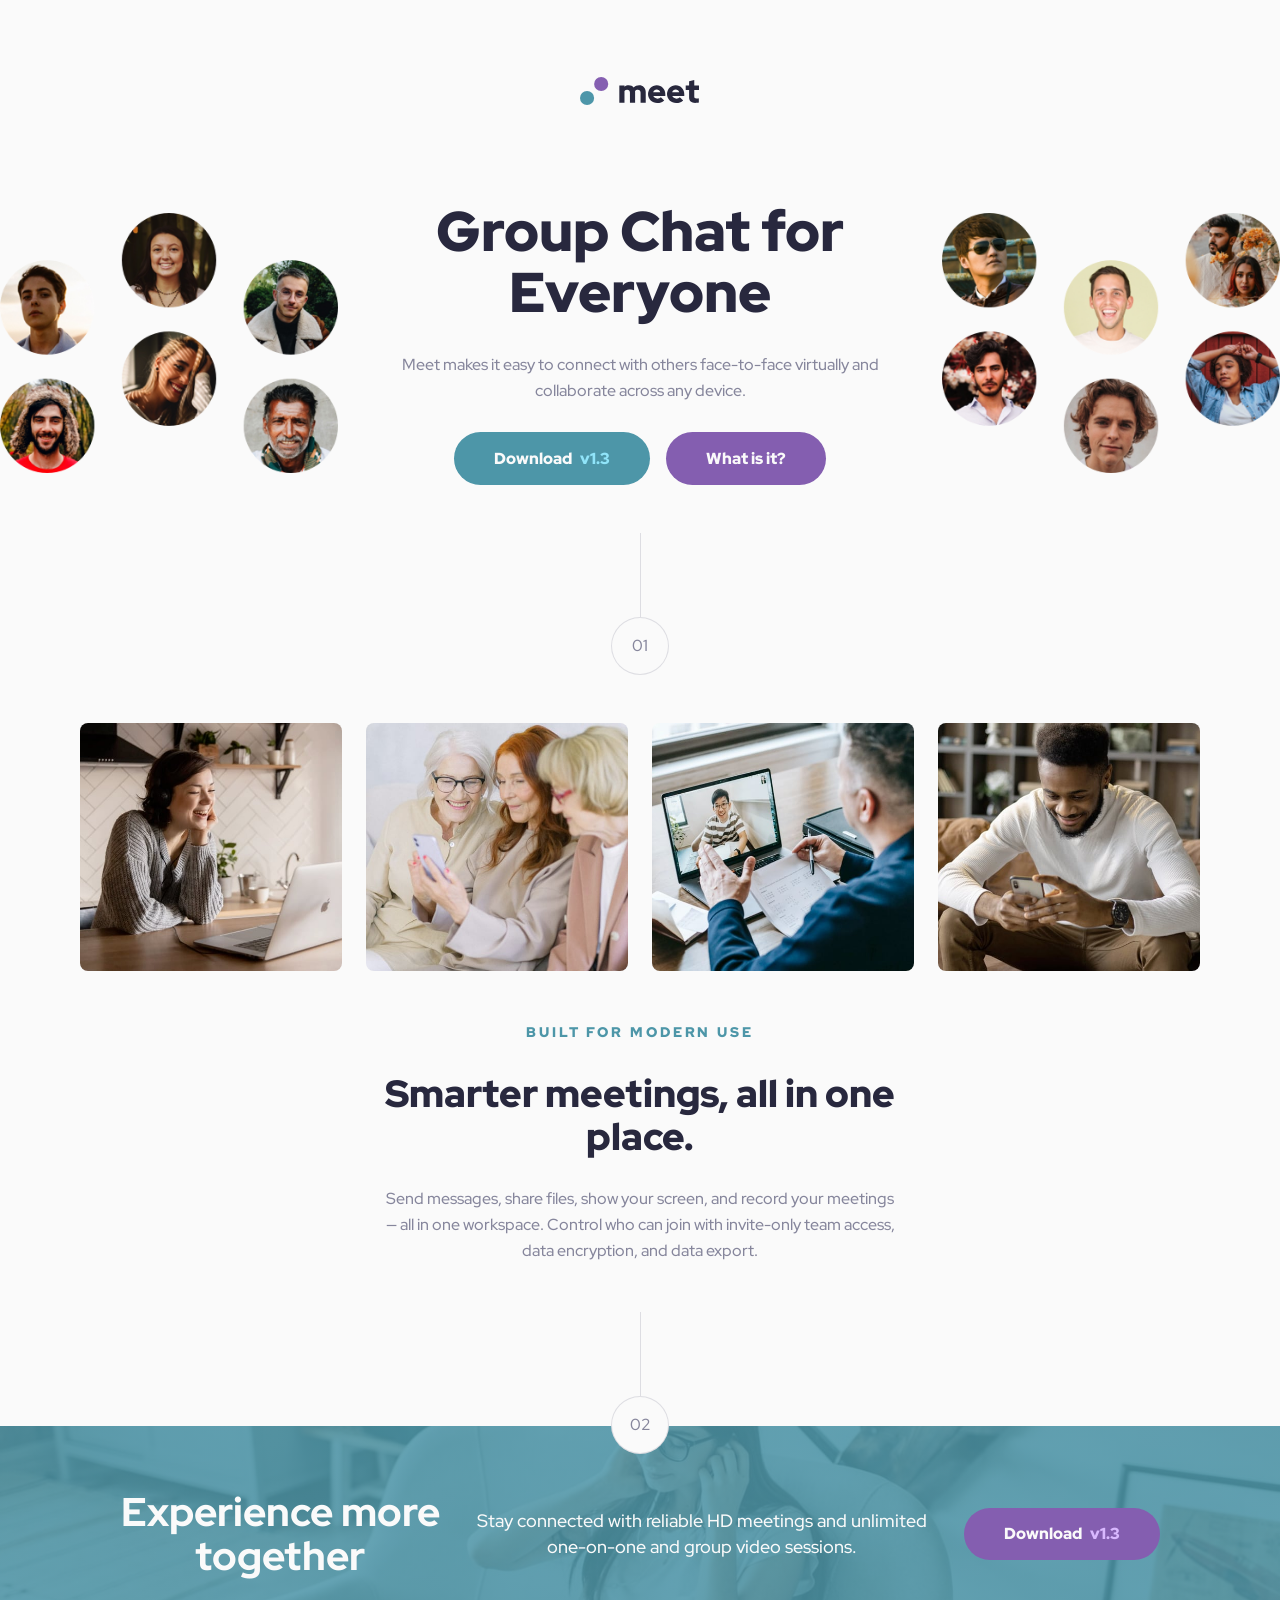
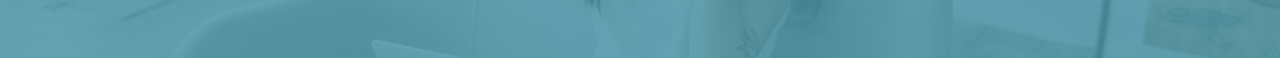
<file: index.html>
<!DOCTYPE html>
<html lang="en">
<head>
  <meta charset="UTF-8">
  <meta name="viewport" content="width=device-width, initial-scale=1.0">
  <link rel="icon" type="image/png" sizes="32x32" href="./starter-code/assets/favicon-32x32.png">
  <link rel="stylesheet" href="./starter-code/CSS/styles.css">
    
  <title>Frontend Mentor | Meet landing page</title>
</head>
<body>
  <header class="site-header">
    <a class="logo" href="#">
      <img class="logo-image" src="./starter-code/assets/logo.svg" alt="Meet">
    </a>
  </header>

  <main>
    <section class="hero">
      <div class="hero-art">
        <img src="./starter-code/assets/tablet/image-hero.png" alt="group of avatar photos"/>
      </div>
      <div class="hero-content">
        <h1>Group Chat for Everyone</h1>
        <p>Meet makes it easy to connect with others face-to-face virtually and collaborate across any device.</p>
      </div>
      <div class="hero-btns">
        <a class="btn btn--primary" href="#">Download <span class="btn--accent">v1.3</span></a>
        <a class="btn btn--secondary" href="#">What is it?</a>
      </div>
    </section>

    <section class="hero-desktop">
      <div class="hero-side hero-side--left">
        <img src="./starter-code/assets/desktop/image-hero-left.png" alt="" aria-hidden="true">
      </div>

      <div class="hero-content">
        <h1>Group Chat for Everyone</h1>
        <p>Meet makes it easy to connect with others face-to-face virtually and collaborate across any device.</p>
        <div class="hero-actions">
          <a href="#" class="btn btn--primary">Download <span class="btn--accent">v1.3</span></a>
          <a href="#" class="btn btn--secondary">What is it?</a>
        </div>
      </div>

      <div class="hero-side hero-side-right">
        <img src="./starter-code/assets/desktop/image-hero-right.png" alt="" aria-hidden="true">
      </div>

    </section>

      <div class="section-marker">
        <span class="section-marker-circle">01</span>
      </div>

    <section class="features">
      <div class="features-gallery">
        <img src="./starter-code/assets/desktop/image-woman-in-videocall.jpg" alt="woman in videocall">
        <img src="./starter-code/assets/desktop/image-women-videochatting.jpg" alt="women videochatting">
        <img src="./starter-code/assets/desktop/image-men-in-meeting.jpg" alt="men in meeting">
        <img src="./starter-code/assets/desktop/image-man-texting.jpg" alt="man texting">
      </div>

      <div class="features-content">
        <p class="eyebrow">BUILT FOR MODERN USE</p>
        <h2>Smarter meetings, all in one place.</h2>
        <p>Send messages, share files, show your screen, and record your meetings — all in one 
  workspace. Control who can join with invite-only team access, data encryption, and data export.</p>
      </div>

      <div class="section-marker">
        <span class="section-marker-circle">02</span>
      </div>
    </section>
  </main>
    <footer class="cta">
      <div class="cta-inner">
        <h2>Experience more together</h2>
        <p>Stay connected with reliable HD meetings and unlimited one-on-one and group video sessions.</p>
        <a class="btn btn--secondary" href="#">Download <span class="btn--accent2"> v1.3</span></a>
      </div>
    </footer>

</body>
</html>
</file>
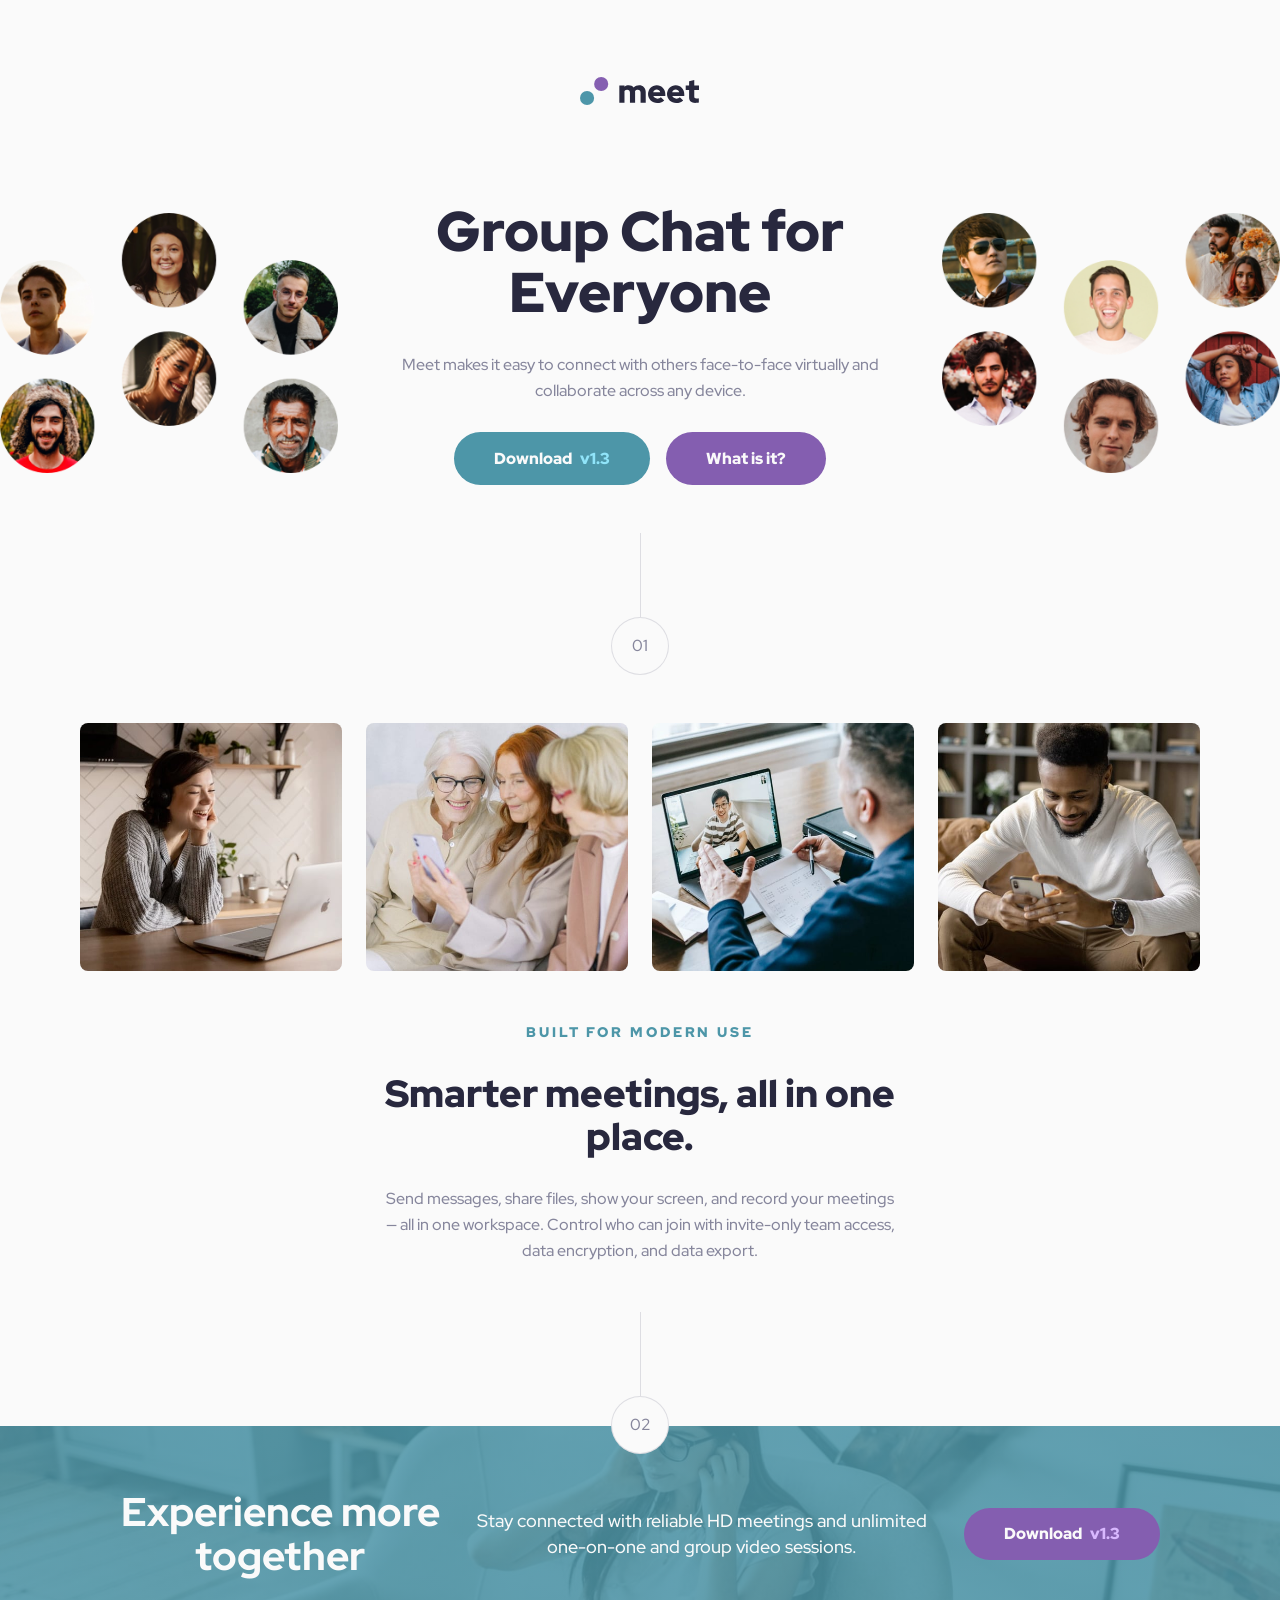
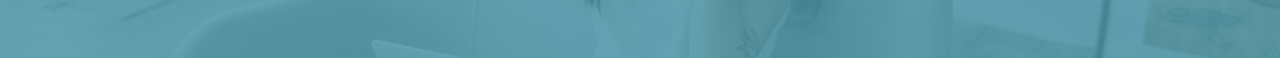
<file: starter-code/index.html>
<!DOCTYPE html>
<html lang="en">
<head>
  <meta charset="UTF-8">
  <meta name="viewport" content="width=device-width, initial-scale=1.0">
  <link rel="icon" type="image/png" sizes="32x32" href="./assets/favicon-32x32.png">
  <link rel="stylesheet" href="./CSS/styles.css">
    
  <title>Frontend Mentor | Meet landing page</title>
</head>
<body>
  <header class="site-header">
    <a class="logo" href="#">
      <img class="logo-image" src="./assets/logo.svg" alt="Meet">
    </a>
  </header>

  <main>
    <section class="hero">
      <div class="hero-art">
        <img src="./assets/tablet/image-hero.png" alt="group of avatar photos"/>
      </div>
      <div class="hero-content">
        <h1>Group Chat for Everyone</h1>
        <p>Meet makes it easy to connect with others face-to-face virtually and collaborate across any device.</p>
      </div>
      <div class="hero-btns">
        <a class="btn btn--primary" href="#">Download <span class="btn--accent">v1.3</span></a>
        <a class="btn btn--secondary" href="#">What is it?</a>
      </div>
    </section>

    <section class="hero-desktop">
      <div class="hero-side hero-side--left">
        <img src="./assets/desktop/image-hero-left.png" alt="" aria-hidden="true">
      </div>

      <div class="hero-content">
        <h1>Group Chat for Everyone</h1>
        <p>Meet makes it easy to connect with others face-to-face virtually and collaborate across any device.</p>
        <div class="hero-actions">
          <a href="#" class="btn btn--primary">Download <span class="btn--accent">v1.3</span></a>
          <a href="#" class="btn btn--secondary">What is it?</a>
        </div>
      </div>

      <div class="hero-side hero-side-right">
        <img src="./assets/desktop/image-hero-right.png" alt="" aria-hidden="true">
      </div>


    </section>

      <div class="section-marker">
        <span class="section-marker-circle">01</span>
      </div>

    <section class="features">
      <div class="features-gallery">
        <img src="./assets/desktop/image-woman-in-videocall.jpg" alt="woman in videocall">
        <img src="./assets/desktop/image-women-videochatting.jpg" alt="women videochatting">
        <img src="./assets/desktop/image-men-in-meeting.jpg" alt="men in meeting">
        <img src="./assets/desktop/image-man-texting.jpg" alt="man texting">
      </div>

      <div class="features-content">
        <p class="eyebrow">BUILT FOR MODERN USE</p>
        <h2>Smarter meetings, all in one place.</h2>
        <p>Send messages, share files, show your screen, and record your meetings — all in one 
  workspace. Control who can join with invite-only team access, data encryption, and data export.</p>
      </div>

      <div class="section-marker">
        <span class="section-marker-circle">02</span>
      </div>
    </section>
  </main>
    <footer class="cta">
      <div class="cta-inner">
        <h2>Experience more together</h2>
        <p>Stay connected with reliable HD meetings and unlimited one-on-one and group video sessions.</p>
        <a class="btn btn--secondary" href="#">Download <span class="btn--accent2"> v1.3</span></a>
      </div>
    </footer>


</body>
</html>
</file>
<file: starter-code/CSS/styles.css>
@font-face {
    font-family: 'Red Hat Display';
    src: url('../fonts/RedHatDisplay-VariableFont_wght.ttf') format('truetype');
    font-weight: 500 900;
    font-style: normal;
    font-display: swap;
}

@font-face {
    font-family: 'Red Hat Display';
    src: url('../fonts/RedHatDisplay-Italic-VariableFont_wght.ttf') format('truetype');
    font-weight: 500 900;
    font-style: italic;
    font-display: swap;
}

:root {
    --color-cyan-600: hsl(192, 37%, 48%);
    --color-cyan-300: hsl(192, 90%, 77%);
    --color-cyan-700: hsl(192, 42%, 40%);
    --color-purple-600: hsl(268, 34%, 53%);
    --color-purple-300: hsl(268, 100%, 86%);
    --color-purple-700: hsl(268, 38%, 45%);
    --color-slate-900: hsl(240, 21%, 20%);
    --color-slate-600: hsl(240, 10%, 57%);
    --color-slate-300: hsl(240, 18%, 85%);
    --color-white: hsl(0, 0%, 98%);

    --font-family-base: 'Red Hat Display', sans-serif;
    --font-weight-medium: 500;
    --font-weight-black: 900;

    --text-body-size: 1rem;
    --text-body-line-height: 1.625rem;

    --text-overline-size: 1rem;
    --text-overline-line-height: 1.625rem;
    --text-overline-letter-spacing: 0.25rem;

    --text-heading-l-size: 2.5rem;
    --text-heading-l-line-height: 2.75rem;

    --text-heading-xl-size: 2.5rem;
    --text-heading-xl-line-height: 2.75rem;

    --button-text-size: 1rem;
    --button-text-line-height: 1.625rem;

    --space-page-top: clamp(3rem, 6vw, 5rem);
    --space-section: clamp(2rem, 4vw, 3rem);
    --space-stack-lg: clamp(2rem, 4vw, 3rem);
    --space-stack-md: clamp(1rem, 3vw, 1.75rem);
}

body {
    margin: 0;
    min-height: 100vh;
    font-family: var(--font-family-base);
    font-size: var(--text-body-size);
    font-weight: var(--font-weight-medium);
    line-height: var(--text-body-line-height);
    color: var(--color-slate-600);
    background-color: var(--color-white);
}

img {
    display: block;
    max-width: 100%;
}

main {
    overflow: hidden;
}

/* HEADER CLASSES */

.site-header {
    padding: var(--space-page-top) 1.5rem 4rem;
    display: flex;
    justify-content: center;
    width: 100%;
    box-sizing: border-box;
}

.logo {
    display: inline-block;
    text-decoration: none;
}

.logo-image {
    display: block;
    width: 7.45rem;
    height: auto;
}

/* HERO CLASSES */

.hero {
    display: flex;
    flex-direction: column;
    align-items: center;
    gap: var(--space-stack-lg);
    overflow: hidden;
    width: 100%;
    padding-bottom: var(--space-section);
}

.hero-art {
    width: 100%;
}

.hero-art img {
    display: block;
    width: calc(100% + 7rem);
    max-width: none;
    position: relative;
    left: 50%;
    transform: translateX(-50%);
}

.hero-content {
    display: flex;
    flex-direction: column;
    gap: var(--space-stack-md);
    text-align: center;
    max-width: 25rem;
    margin-inline: auto;
    padding-inline: 1.5rem;
}

.hero-content > * {
    margin: 0;
}

.hero-desktop {
  display: none;
}

@media (min-width: 75rem) {
  .hero {
    display: none;
  }

  .hero-desktop {
    display: grid;
    grid-template-columns: 1fr minmax(21rem, 33.75rem) 1fr;
    align-items: center;
    column-gap: 2rem;
    overflow: hidden;
    padding-top: 2rem;
        padding-bottom: var(--space-section);
  }

  .hero-side img {
    display: block;
    width: 100%;
    height: auto;
  }

  .hero-content {
    text-align: center;
    max-width: 33.75rem;
    margin-inline: auto;
  }
}

h1 {
    font-size: 3.5rem;
    color: var(--color-slate-900);
    line-height: 1.1;
    font-weight: 900;
}

h2 {
    font-size: 2.4rem;
    color: var(--color-slate-900);
    line-height: 1.1;
    font-weight: 900;
}

.hero-btns {
  display: flex;
  flex-direction: column;
  align-items: center;
  gap: 1rem;
}

.hero-actions {
        display: flex;
        flex-direction: column;
        align-items: center;
        gap: 1rem;
}

.btn {
    display: inline-flex;
    align-items: center;
    justify-content: center;
    gap: 0.5rem;
    color: var(--color-white);
    border-radius: 10px;
    font-weight: 900;
    text-decoration: none;
    padding: .9rem 2.5rem;
    border: none;
    border-radius: 999px;
    line-height: 1.2;
    min-height: 1.5rem;
    transition: background-color 180ms ease, box-shadow 180ms ease, transform 180ms ease;
}

.btn--primary {
    background-color: var(--color-cyan-600);
}

.btn--secondary {
    background-color: var(--color-purple-600);
}

.btn--accent {
    color: var(--color-cyan-300);
}

.btn--accent2 {
    color: var(--color-purple-300);
}

.btn--primary:hover,
.btn--primary:focus-visible {
    background-color: var(--color-cyan-700);
    transform: translateY(2px);
}

.btn--secondary:hover,
.btn--secondary:focus-visible {
    background-color: var(--color-purple-700);
    transform: translateY(2px);
}

.btn:focus {
    outline: none;
}

.btn:active {
    transform: translateY(0);
    box-shadow: none;
}


.section-marker {
    display: flex;
    flex-direction: column;
    align-items: center;
}

.section-marker::before {
    content: "";
    width: 1px;
    height: 5.25rem;
    background: rgba(135, 135, 157, 0.25);
}

.section-marker-circle {
    display: grid;
    place-items: center;
    border: 1px solid rgba(135, 135, 157, 0.25);
    width: 3.5rem;
    aspect-ratio: 1;
    border-radius: 50%;
    background: #fafafa;
    z-index: 3;
}

.features {
    max-width: 70rem;
    margin-inline: auto;
    padding: var(--space-section) 1.5rem;
    display: flex;
    flex-direction: column;
    gap: var(--space-stack-lg);
}

.features-gallery {
    display: grid;
    grid-template-columns: repeat(2, 1fr);
    gap: 1.5rem;
}

.features-gallery img {
    display: block;
    width: 100%;
    height: auto;
    border-radius: 0.5rem;
}

.features-content {
    display: flex;
    flex-direction: column;
    gap: var(--space-stack-md);
    max-width: 32rem;
    margin-inline: auto;
    text-align: center;
}

.features-content > * {
    margin: 0;
}

.eyebrow {
    color: var(--color-cyan-600);
    font-size: 0.9rem;
    letter-spacing: 0.2em;
    font-weight: 900;
}

@media (min-width: 48rem) {
    .features-gallery {
        grid-template-columns: repeat(4, 1fr);
    }
}

.cta {
    position: relative;
    background-image: linear-gradient(rgba(77, 150, 169, 0.85), rgba(77, 150, 169, 0.85)), url("../assets/mobile/image-footer.jpg");
    background-size: cover;
    background-position: center;
    background-repeat: no-repeat;
    color: var(--color-white);
    padding: 4rem 4rem 5rem 4rem;
    margin-top: -4.75rem;
}

.cta-inner {
    display: flex;
    flex-direction: column;
    gap: 1rem;
    width: min(100%, 35.8125rem);
    margin-inline: auto;
    text-align: center;
}

.cta-inner > .btn {
    align-self: center;
}

.cta-inner h2 {
    font-size: 2.5rem;
    font-weight: 800;
    color: var(--color-white);
    margin: 0
}

.cta-inner p {
    font-size: 1.1rem;
    font-weight: 500;
}

@media (min-width: 48rem) {
    .cta {
        background-image:
      linear-gradient(rgba(77, 150, 169, 0.85), rgba(77, 150, 169, 0.85)),
      url("../assets/tablet/image-footer.jpg");
    }
}

@media (min-width: 75rem) {
    .cta {
    background-image:
      linear-gradient(rgba(77, 150, 169, 0.85), rgba(77, 150, 169, 0.85)),
      url("../assets/desktop/image-footer.jpg");
    }

    .hero-actions {
        flex-direction: row;
        justify-content: center;
        flex-wrap: wrap;
    }

    .cta-inner {
        display: flex;
        flex-direction: row;
        gap: 1rem;
        width: min(100%, 65rem);
        margin-inline: auto;
        text-align: center;
}
</file>
